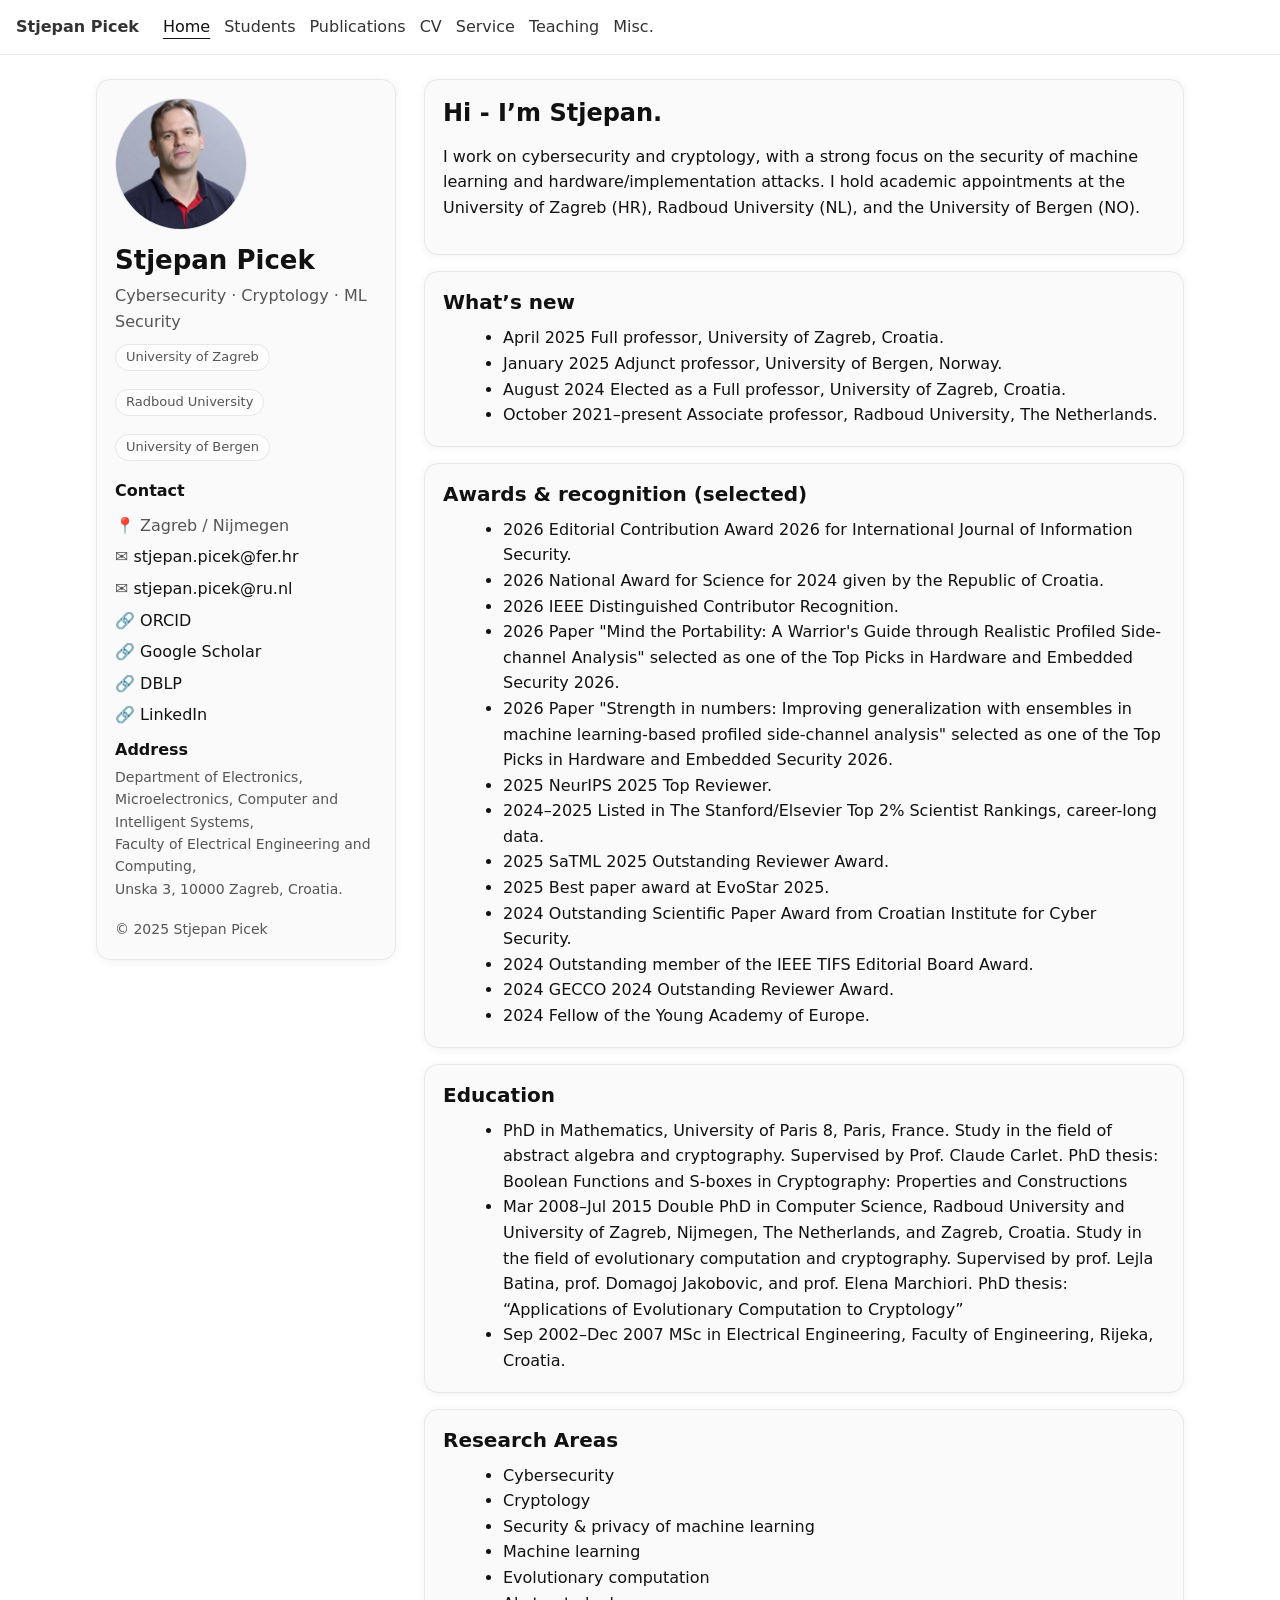
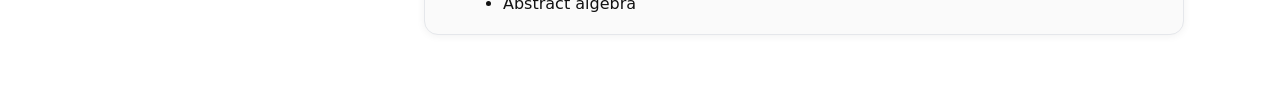
<file: index.html>
<!doctype html>
<html lang="en">
<head>
  <meta charset="utf-8" />
  <meta name="viewport" content="width=device-width, initial-scale=1" />
  <title>Home · Stjepan Picek</title>
  <link rel="stylesheet" href="/assets/style.css" />
</head>
<body>
  <nav class="topnav">
    <span class="brand"><a href="/" style="text-decoration:none;color:inherit;">Stjepan Picek</a></span>
    <a class="active" href="/">Home</a>
    <a class="" href="/students/">Students</a>
    <a class="" href="/publications/">Publications</a>
    <a class="" href="/cv/">CV</a>
    <a class="" href="/service/">Service</a>
    <a class="" href="/teaching/">Teaching</a>
    <a class="" href="/misc/">Misc.</a>
  </nav>

  <div class="container">
    <aside class="sidebar">
      <img class="avatar" src="/assets/profile.png" alt="Stjepan Picek" />
      <div class="name">Stjepan Picek</div>
      <p class="subtitle">Cybersecurity · Cryptology · ML Security</p>

      <div class="kv">
        <span class="badge">University of Zagreb</span>
        <span class="badge">Radboud University</span>
        <span class="badge">University of Bergen</span>
      </div>

      <h3>Contact</h3>
      <ul class="follow">
        <li>📍 Zagreb / Nijmegen</li>
        <li>✉️ <a href="mailto:stjepan.picek@fer.hr">stjepan.picek@fer.hr</a></li>
        <li>✉️ <a href="mailto:stjepan.picek@ru.nl">stjepan.picek@ru.nl</a></li>
        <li>🔗 <a href="https://orcid.org/0000-0001-7509-4337">ORCID</a></li>
        <li>🔗 <a href="https://scholar.google.hr/citations?user=C1enS8IAAAAJ&hl=en">Google Scholar</a></li>
        <li>🔗 <a href="https://dblp.org/pid/50/10230.html">DBLP</a></li>
        <li>🔗 <a href="https://www.linkedin.com/in/stjepan-picek-88907ab8/">LinkedIn</a></li>
      </ul>

      <h3>Address</h3>
      <div class="small">
        Department of Electronics, Microelectronics, Computer and Intelligent Systems,<br/>
        Faculty of Electrical Engineering and Computing,<br/>
        Unska 3, 10000 Zagreb, Croatia.
      </div>

      <div class="footer">© 2025 Stjepan Picek</div>
    </aside>

    <main class="main">
      <section class="card">
  <h1>Hi - I’m Stjepan.</h1>
  <p>
    I work on cybersecurity and cryptology, with a strong focus on the security of machine learning and hardware/implementation attacks.
    I hold academic appointments at the University of Zagreb (HR), Radboud University (NL), and the University of Bergen (NO).
  </p>
</section>
<section class="card" id="whatsnew">
  <h2>What’s new</h2>
  <ul>
  <li>April 2025 Full professor, University of Zagreb, Croatia.</li>
  <li>January 2025 Adjunct professor, University of Bergen, Norway.</li>
  <li>August 2024 Elected as a Full professor, University of Zagreb, Croatia.</li>
  <li>October 2021–present Associate professor, Radboud University, The Netherlands.</li>
</ul>
</section>
<section class="card" id="awards">
  <h2>Awards & recognition (selected)</h2>
  <ul>
    <li> 2026 Editorial Contribution Award 2026 for International Journal of Information Security.</li>
<li>2026 National Award for Science for 2024 given by the Republic of Croatia.</li>
<li> 2026 IEEE Distinguished Contributor Recognition.</li>
<li>2026 Paper "Mind the Portability: A Warrior's Guide through Realistic Profiled Side-channel Analysis" selected as one of the Top Picks in Hardware and Embedded Security 2026.</li>
<li>2026 Paper "Strength in numbers: Improving generalization with ensembles in machine learning-based profiled side-channel analysis" selected as one of the Top Picks in Hardware and Embedded Security 2026.</li>

  <li>2025 NeurIPS 2025 Top Reviewer.</li>
  <li>2024–2025 Listed in The Stanford/Elsevier Top 2% Scientist Rankings, career-long data.</li>
  <li>2025 SaTML 2025 Outstanding Reviewer Award.</li>
  <li>2025 Best paper award at EvoStar 2025.</li>
  <li>2024 Outstanding Scientific Paper Award from Croatian Institute for Cyber Security.</li>
  <li>2024 Outstanding member of the IEEE TIFS Editorial Board Award.</li>
  <li>2024 GECCO 2024 Outstanding Reviewer Award.</li>
  <li>2024 Fellow of the Young Academy of Europe.</li>
</ul>
</section>
<section class="card" id="education">
  <h2>Education</h2>
  <ul>
  <li>PhD in Mathematics, University of Paris 8, Paris, France. Study in the field of abstract algebra and cryptography. Supervised by Prof. Claude Carlet. PhD thesis: Boolean Functions and S-boxes in Cryptography: Properties and Constructions</li>
  <li>Mar 2008–Jul 2015 Double PhD in Computer Science, Radboud University and University of Zagreb, Nijmegen, The Netherlands, and Zagreb, Croatia. Study in the field of evolutionary computation and cryptography. Supervised by prof. Lejla Batina, prof. Domagoj Jakobovic, and prof. Elena Marchiori. PhD thesis: “Applications of Evolutionary Computation to Cryptology”</li>
  <li>Sep 2002–Dec 2007 MSc in Electrical Engineering, Faculty of Engineering, Rijeka, Croatia.</li>
</ul>
</section>
<section class="card" id="research">
  <h2>Research Areas</h2>
  <ul>
    <li>Cybersecurity</li>
    <li>Cryptology</li>
    <li>Security & privacy of machine learning</li>
    <li>Machine learning</li>
    <li>Evolutionary computation</li>
    <li>Abstract algebra</li>
  </ul>
</section>
    </main>
  </div>
</body>
</html>
</file>
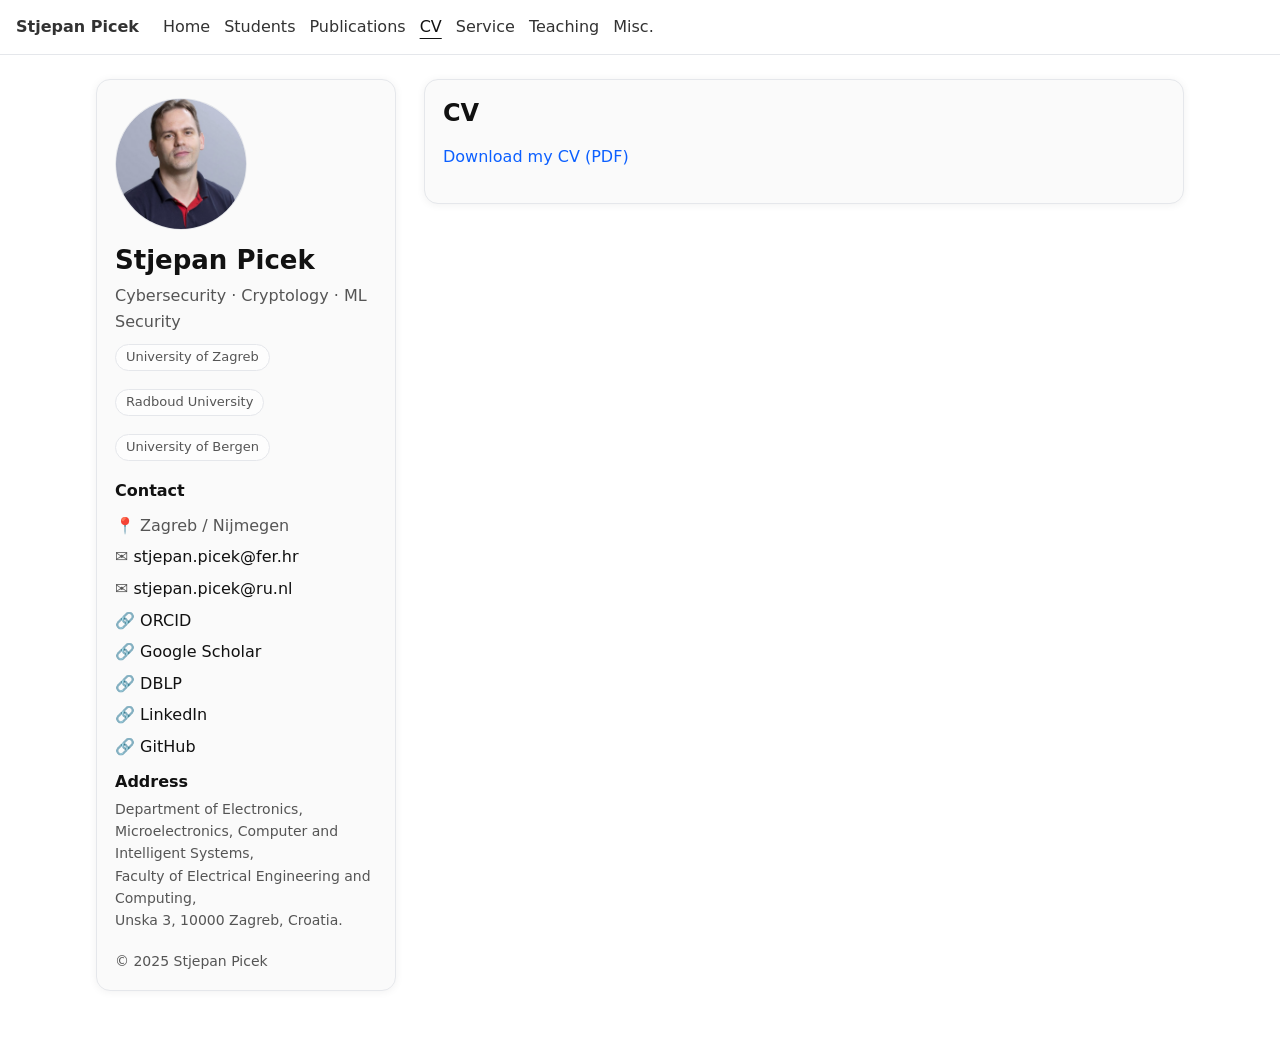
<file: cv/index.html>
<!doctype html>
<html lang="en">
<head>
  <meta charset="utf-8" />
  <meta name="viewport" content="width=device-width, initial-scale=1" />
  <title>CV · Stjepan Picek</title>
  <link rel="stylesheet" href="/assets/style.css" />
</head>
<body>
  <nav class="topnav">
    <span class="brand"><a href="/" style="text-decoration:none;color:inherit;">Stjepan Picek</a></span>
    <a class="" href="/">Home</a>
    <a class="" href="/students/">Students</a>
    <a class="" href="/publications/">Publications</a>
    <a class="active" href="/cv/">CV</a>
    <a class="" href="/service/">Service</a>
    <a class="" href="/teaching/">Teaching</a>
    <a class="" href="/misc/">Misc.</a>
  </nav>

  <div class="container">
    <aside class="sidebar">
      <img class="avatar" src="/assets/profile.png" alt="Stjepan Picek" />
      <div class="name">Stjepan Picek</div>
      <p class="subtitle">Cybersecurity · Cryptology · ML Security</p>

      <div class="kv">
        <span class="badge">University of Zagreb</span>
        <span class="badge">Radboud University</span>
        <span class="badge">University of Bergen</span>
      </div>

      <h3>Contact</h3>
      <ul class="follow">
        <li>📍 Zagreb / Nijmegen</li>
        <li>✉️ <a href="mailto:stjepan.picek@fer.hr">stjepan.picek@fer.hr</a></li>
        <li>✉️ <a href="mailto:stjepan.picek@ru.nl">stjepan.picek@ru.nl</a></li>
        <li>🔗 <a href="https://orcid.org/0000-0001-7509-4337">ORCID</a></li>
        <li>🔗 <a href="https://scholar.google.hr/citations?user=C1enS8IAAAAJ&hl=en">Google Scholar</a></li>
        <li>🔗 <a href="https://dblp.org/pid/50/10230.html">DBLP</a></li>
        <li>🔗 <a href="https://www.linkedin.com/in/stjepan-picek-88907ab8/">LinkedIn</a></li>
        <li>🔗 <a href="https://github.com/stjepanpicek">GitHub</a></li>
      </ul>

      <h3>Address</h3>
      <div class="small">
        Department of Electronics, Microelectronics, Computer and Intelligent Systems,<br/>
        Faculty of Electrical Engineering and Computing,<br/>
        Unska 3, 10000 Zagreb, Croatia.
      </div>

      <div class="footer">© 2025 Stjepan Picek</div>
    </aside>

    <main class="main">
      <section class="card">
  <h1>CV</h1>
  <p><a href="/cv/cv.pdf">Download my CV (PDF)</a></p>
</section>
    </main>
  </div>
</body>
</html>
</file>
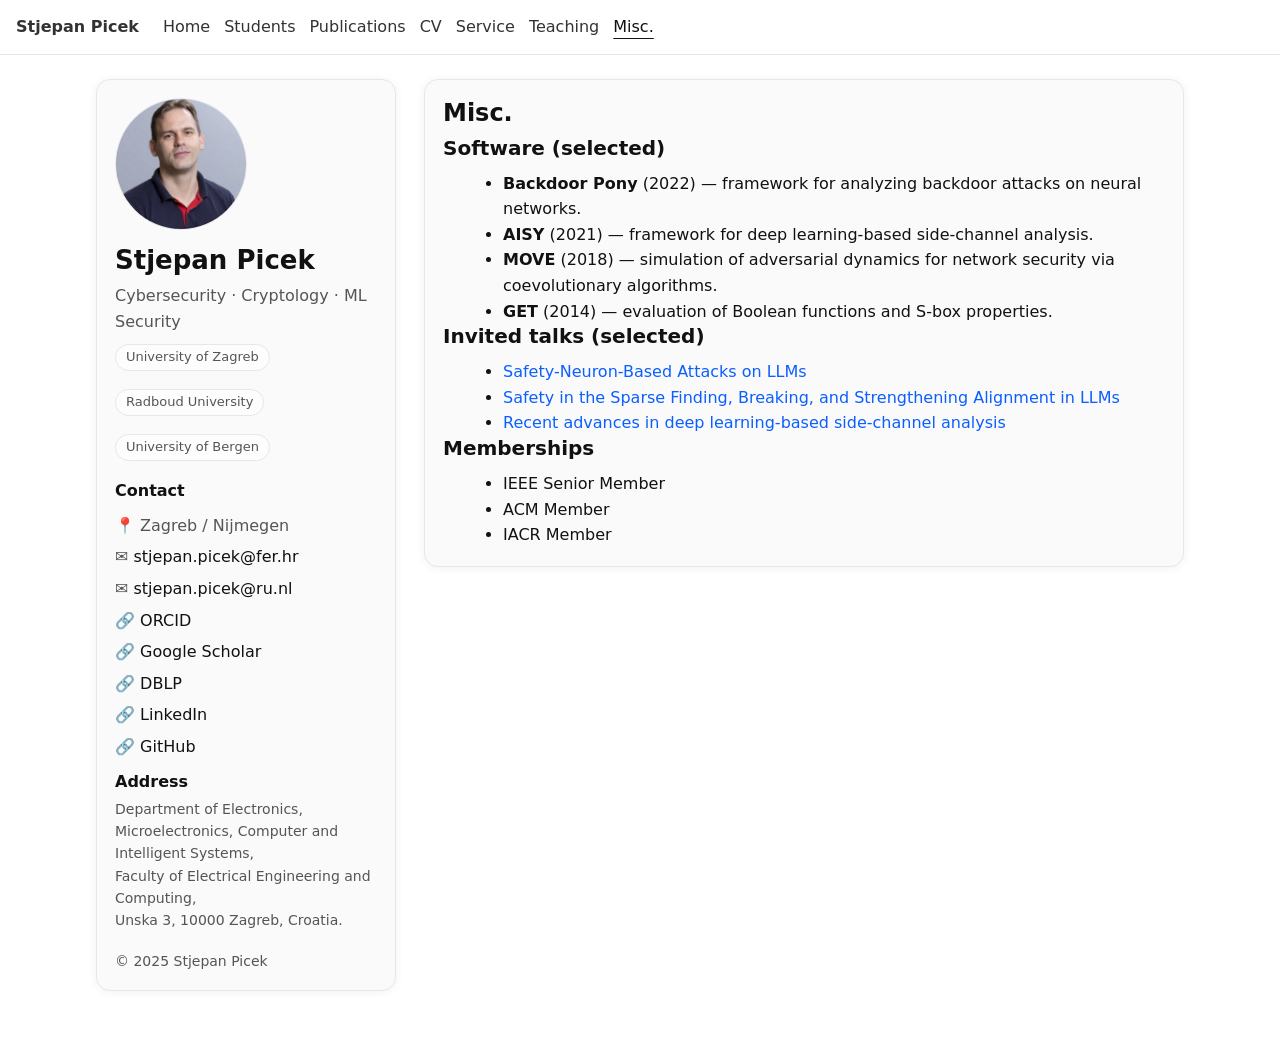
<file: misc/index.html>
<!doctype html>
<html lang="en">
<head>
  <meta charset="utf-8" />
  <meta name="viewport" content="width=device-width, initial-scale=1" />
  <title>Misc. · Stjepan Picek</title>
  <link rel="stylesheet" href="/assets/style.css" />
</head>
<body>
  <nav class="topnav">
    <span class="brand"><a href="/" style="text-decoration:none;color:inherit;">Stjepan Picek</a></span>
    <a class="" href="/">Home</a>
    <a class="" href="/students/">Students</a>
    <a class="" href="/publications/">Publications</a>
    <a class="" href="/cv/">CV</a>
    <a class="" href="/service/">Service</a>
    <a class="" href="/teaching/">Teaching</a>
    <a class="active" href="/misc/">Misc.</a>
  </nav>

  <div class="container">
    <aside class="sidebar">
      <img class="avatar" src="/assets/profile.png" alt="Stjepan Picek" />
      <div class="name">Stjepan Picek</div>
      <p class="subtitle">Cybersecurity · Cryptology · ML Security</p>

      <div class="kv">
        <span class="badge">University of Zagreb</span>
        <span class="badge">Radboud University</span>
        <span class="badge">University of Bergen</span>
      </div>

      <h3>Contact</h3>
      <ul class="follow">
        <li>📍 Zagreb / Nijmegen</li>
        <li>✉️ <a href="mailto:stjepan.picek@fer.hr">stjepan.picek@fer.hr</a></li>
        <li>✉️ <a href="mailto:stjepan.picek@ru.nl">stjepan.picek@ru.nl</a></li>
        <li>🔗 <a href="https://orcid.org/0000-0001-7509-4337">ORCID</a></li>
        <li>🔗 <a href="https://scholar.google.hr/citations?user=C1enS8IAAAAJ&hl=en">Google Scholar</a></li>
        <li>🔗 <a href="https://dblp.org/pid/50/10230.html">DBLP</a></li>
        <li>🔗 <a href="https://www.linkedin.com/in/stjepan-picek-88907ab8/">LinkedIn</a></li>
        <li>🔗 <a href="https://github.com/stjepanpicek">GitHub</a></li>
      </ul>

      <h3>Address</h3>
      <div class="small">
        Department of Electronics, Microelectronics, Computer and Intelligent Systems,<br/>
        Faculty of Electrical Engineering and Computing,<br/>
        Unska 3, 10000 Zagreb, Croatia.
      </div>

      <div class="footer">© 2025 Stjepan Picek</div>
    </aside>

    <main class="main">
      <section class="card">
  <h1>Misc.</h1>

  <h2>Software (selected)</h2>
  <ul>
    <li><strong>Backdoor Pony</strong> (2022) — framework for analyzing backdoor attacks on neural networks.</li>
    <li><strong>AISY</strong> (2021) — framework for deep learning-based side-channel analysis.</li>
    <li><strong>MOVE</strong> (2018) — simulation of adversarial dynamics for network security via coevolutionary algorithms.</li>
    <li><strong>GET</strong> (2014) — evaluation of Boolean functions and S-box properties.</li>
  </ul>

  <h2>Invited talks (selected)</h2>
  <ul>
    
    <li><a href="/misc/SOHO.pdf">Safety-Neuron-Based Attacks on LLMs</a></li>
    <li><a href="/misc/IBM.pdf">Safety in the Sparse Finding, Breaking, and Strengthening Alignment in LLMs</a></li>
    <li><a href="/misc/DLSCA.pdf">Recent advances in deep learning-based side-channel analysis</a></li>
  </ul>

  <h2>Memberships</h2>
  <ul>
    <li>IEEE Senior Member</li>
    <li>ACM Member</li>
    <li>IACR Member</li>
  </ul>
</section>
    </main>
  </div>
</body>
</html>
</file>
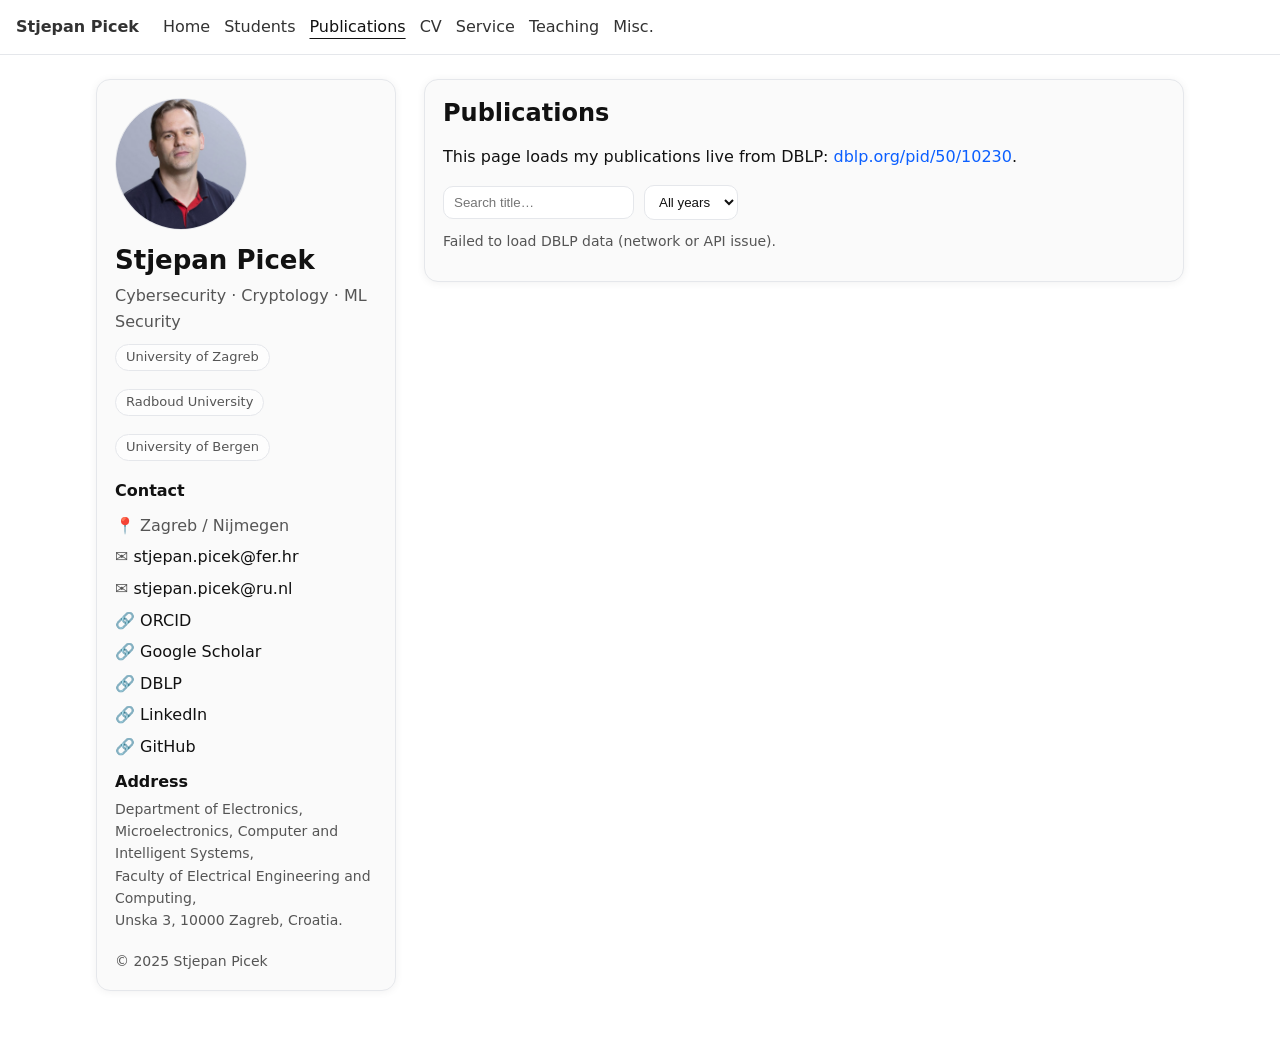
<file: publications/index.html>
<!doctype html>
<html lang="en">
<head>
  <meta charset="utf-8" />
  <meta name="viewport" content="width=device-width, initial-scale=1" />
  <title>Publications · Stjepan Picek</title>
  <link rel="stylesheet" href="/assets/style.css" />
</head>
<body>
  <nav class="topnav">
    <span class="brand"><a href="/" style="text-decoration:none;color:inherit;">Stjepan Picek</a></span>
    <a class="" href="/">Home</a>
    <a class="" href="/students/">Students</a>
    <a class="active" href="/publications/">Publications</a>
    <a class="" href="/cv/">CV</a>
    <a class="" href="/service/">Service</a>
    <a class="" href="/teaching/">Teaching</a>
    <a class="" href="/misc/">Misc.</a>
  </nav>

  <div class="container">
    <aside class="sidebar">
      <img class="avatar" src="/assets/profile.png" alt="Stjepan Picek" />
      <div class="name">Stjepan Picek</div>
      <p class="subtitle">Cybersecurity · Cryptology · ML Security</p>

      <div class="kv">
        <span class="badge">University of Zagreb</span>
        <span class="badge">Radboud University</span>
        <span class="badge">University of Bergen</span>
      </div>

      <h3>Contact</h3>
      <ul class="follow">
        <li>📍 Zagreb / Nijmegen</li>
        <li>✉️ <a href="mailto:stjepan.picek@fer.hr">stjepan.picek@fer.hr</a></li>
        <li>✉️ <a href="mailto:stjepan.picek@ru.nl">stjepan.picek@ru.nl</a></li>
        <li>🔗 <a href="https://orcid.org/0000-0001-7509-4337">ORCID</a></li>
        <li>🔗 <a href="https://scholar.google.hr/citations?user=C1enS8IAAAAJ&hl=en">Google Scholar</a></li>
        <li>🔗 <a href="https://dblp.org/pid/50/10230.html">DBLP</a></li>
        <li>🔗 <a href="https://www.linkedin.com/in/stjepan-picek-88907ab8/">LinkedIn</a></li>
        <li>🔗 <a href="https://github.com/stjepanpicek">GitHub</a></li>
      </ul>

      <h3>Address</h3>
      <div class="small">
        Department of Electronics, Microelectronics, Computer and Intelligent Systems,<br/>
        Faculty of Electrical Engineering and Computing,<br/>
        Unska 3, 10000 Zagreb, Croatia.
      </div>

      <div class="footer">© 2025 Stjepan Picek</div>
    </aside>

    <main class="main">
      <section class="card">
  <h1>Publications</h1>
  <p>
    This page loads my publications live from DBLP:
    <a href="https://dblp.org/pid/50/10230.html">dblp.org/pid/50/10230</a>.
  </p>

  <div class="controls">
    <input id="pubSearch" type="search" placeholder="Search title…" />
    <select id="pubYear">
      <option value="">All years</option>
    </select>
  </div>

  <div id="pubStatus" class="small" style="margin-top:10px;">Loading…</div>
  <div id="pubList" style="margin-top:10px;"></div>
</section>

<script>
(function(){
  const token = encodeURIComponent("author:Stjepan_Picek:");
  const url = "https://dblp.org/search/publ/api?format=jsonp&h=1000&q=" + token + "&callback=dblpCallback";

  const statusEl = document.getElementById("pubStatus");
  const listEl = document.getElementById("pubList");
  const searchEl = document.getElementById("pubSearch");
  const yearEl = document.getElementById("pubYear");

  let all = [];

  function normalize(s) { return (s || "").toLowerCase(); }

  function render() {
    const q = normalize(searchEl.value);
    const y = yearEl.value;

    const filtered = all.filter(p => {
      const okTitle = !q || normalize(p.title).includes(q);
      const okYear = !y || String(p.year) === y;
      return okTitle && okYear;
    });

    listEl.innerHTML = filtered.map(p => {
      const authors = (p.authors || []).join(", ");
      const venue = p.venue ? ` · ${p.venue}` : "";
      const ee = p.ee ? ` · <a href="${p.ee}">link</a>` : "";
      return `
        <div class="pub-item">
          <div class="pub-title">${p.title}</div>
          <div class="pub-meta">${authors} · ${p.year}${venue}${ee}</div>
        </div>`;
    }).join("");

    statusEl.textContent = `${filtered.length} / ${all.length} items`;
  }

  function populateYears() {
    const years = Array.from(new Set(all.map(p => String(p.year)).filter(Boolean))).sort().reverse();
    yearEl.innerHTML = `<option value="">All years</option>` + years.map(y => `<option value="${y}">${y}</option>`).join("");
  }

  window.callback = function(x){ window.dblpCallback(x); };

  window.dblpCallback = function(data) {
    try {
      const hits = (data && data.result && data.result.hits && data.result.hits.hit) || [];
      all = hits.map(h => {
        const info = h.info || {};
        const authors = info.authors && info.authors.author
          ? (Array.isArray(info.authors.author) ? info.authors.author : [info.authors.author]).map(a => typeof a === "string" ? a : a.text)
          : [];
        const title = Array.isArray(info.title) ? info.title[0] : info.title;
        return {
          title: title || "(no title)",
          year: info.year || "",
          venue: info.venue || info.type || "",
          ee: info.ee || "",
          authors
        };
      });
      populateYears();
      render();
      searchEl.addEventListener("input", render);
      yearEl.addEventListener("change", render);
    } catch (e) {
      statusEl.textContent = "Could not parse DBLP response.";
      console.error(e);
    }
  };

  const s = document.createElement("script");
  s.src = url;
  s.onerror = function(){ statusEl.textContent = "Failed to load DBLP data (network or API issue)."; };
  document.head.appendChild(s);
})();
</script>
    </main>
  </div>
</body>
</html>
</file>
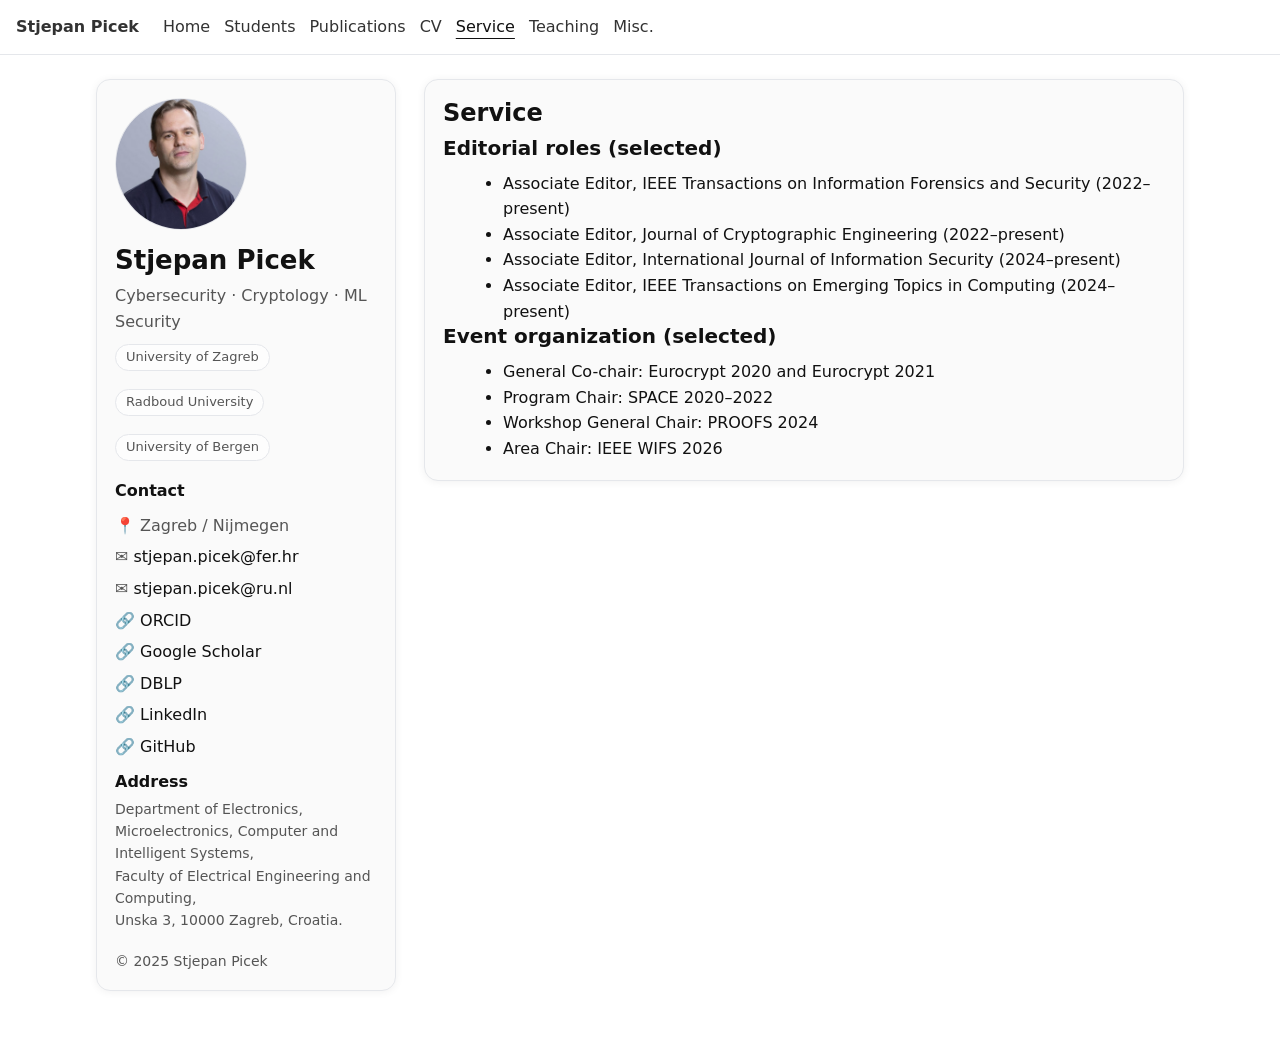
<file: service/index.html>
<!doctype html>
<html lang="en">
<head>
  <meta charset="utf-8" />
  <meta name="viewport" content="width=device-width, initial-scale=1" />
  <title>Service · Stjepan Picek</title>
  <link rel="stylesheet" href="/assets/style.css" />
</head>
<body>
  <nav class="topnav">
    <span class="brand"><a href="/" style="text-decoration:none;color:inherit;">Stjepan Picek</a></span>
    <a class="" href="/">Home</a>
    <a class="" href="/students/">Students</a>
    <a class="" href="/publications/">Publications</a>
    <a class="" href="/cv/">CV</a>
    <a class="active" href="/service/">Service</a>
    <a class="" href="/teaching/">Teaching</a>
    <a class="" href="/misc/">Misc.</a>
  </nav>

  <div class="container">
    <aside class="sidebar">
      <img class="avatar" src="/assets/profile.png" alt="Stjepan Picek" />
      <div class="name">Stjepan Picek</div>
      <p class="subtitle">Cybersecurity · Cryptology · ML Security</p>

      <div class="kv">
        <span class="badge">University of Zagreb</span>
        <span class="badge">Radboud University</span>
        <span class="badge">University of Bergen</span>
      </div>

      <h3>Contact</h3>
      <ul class="follow">
        <li>📍 Zagreb / Nijmegen</li>
        <li>✉️ <a href="mailto:stjepan.picek@fer.hr">stjepan.picek@fer.hr</a></li>
        <li>✉️ <a href="mailto:stjepan.picek@ru.nl">stjepan.picek@ru.nl</a></li>
        <li>🔗 <a href="https://orcid.org/0000-0001-7509-4337">ORCID</a></li>
        <li>🔗 <a href="https://scholar.google.hr/citations?user=C1enS8IAAAAJ&hl=en">Google Scholar</a></li>
        <li>🔗 <a href="https://dblp.org/pid/50/10230.html">DBLP</a></li>
        <li>🔗 <a href="https://www.linkedin.com/in/stjepan-picek-88907ab8/">LinkedIn</a></li>
        <li>🔗 <a href="https://github.com/stjepanpicek">GitHub</a></li>
      </ul>

      <h3>Address</h3>
      <div class="small">
        Department of Electronics, Microelectronics, Computer and Intelligent Systems,<br/>
        Faculty of Electrical Engineering and Computing,<br/>
        Unska 3, 10000 Zagreb, Croatia.
      </div>

      <div class="footer">© 2025 Stjepan Picek</div>
    </aside>

    <main class="main">
      <section class="card">
  <h1>Service</h1>

  <h2>Editorial roles (selected)</h2>
  <ul>
    <li>Associate Editor, IEEE Transactions on Information Forensics and Security (2022–present)</li>
    <li>Associate Editor, Journal of Cryptographic Engineering (2022–present)</li>
    <li>Associate Editor, International Journal of Information Security (2024–present)</li>
    <li>Associate Editor, IEEE Transactions on Emerging Topics in Computing (2024–present)</li>
  </ul>

  <h2>Event organization (selected)</h2>
  <ul>
    <li>General Co-chair: Eurocrypt 2020 and Eurocrypt 2021</li>
    <li>Program Chair: SPACE 2020–2022</li>
    <li>Workshop General Chair: PROOFS 2024</li>
    <li>Area Chair: IEEE WIFS 2026</li>
  </ul>
</section>
    </main>
  </div>
</body>
</html>
</file>
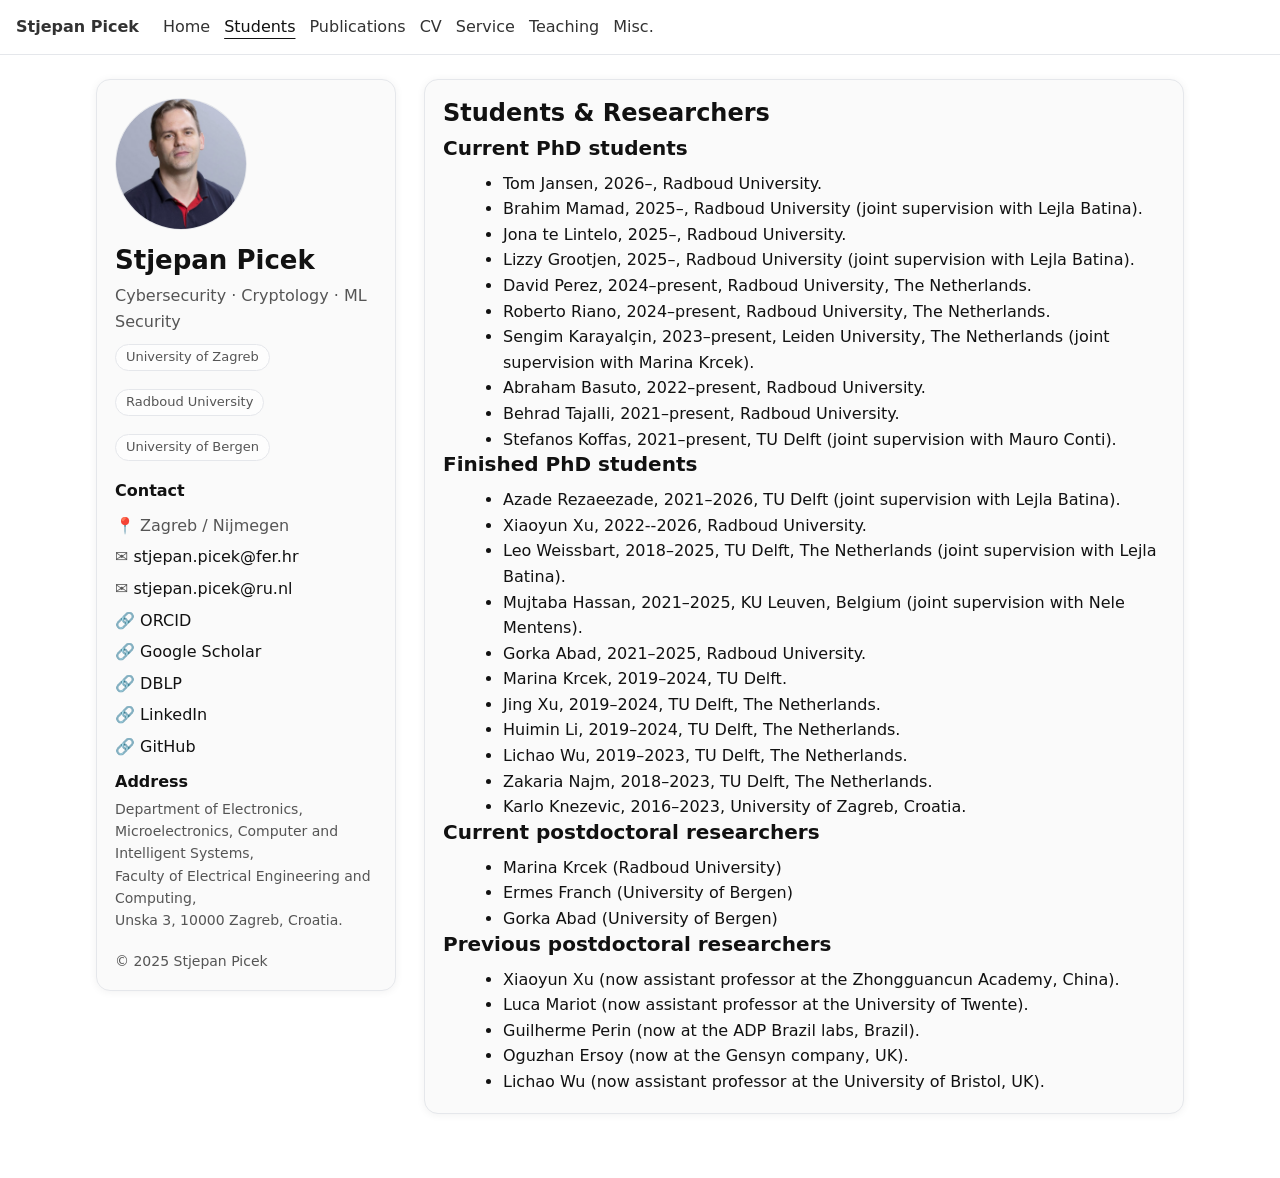
<file: students/index.html>
<!doctype html>
<html lang="en">
<head>
  <meta charset="utf-8" />
  <meta name="viewport" content="width=device-width, initial-scale=1" />
  <title>Students · Stjepan Picek</title>
  <link rel="stylesheet" href="/assets/style.css" />
</head>
<body>
  <nav class="topnav">
    <span class="brand"><a href="/" style="text-decoration:none;color:inherit;">Stjepan Picek</a></span>
    <a class="" href="/">Home</a>
    <a class="active" href="/students/">Students</a>
    <a class="" href="/publications/">Publications</a>
    <a class="" href="/cv/">CV</a>
    <a class="" href="/service/">Service</a>
    <a class="" href="/teaching/">Teaching</a>
    <a class="" href="/misc/">Misc.</a>
  </nav>

  <div class="container">
    <aside class="sidebar">
      <img class="avatar" src="/assets/profile.png" alt="Stjepan Picek" />
      <div class="name">Stjepan Picek</div>
      <p class="subtitle">Cybersecurity · Cryptology · ML Security</p>

      <div class="kv">
        <span class="badge">University of Zagreb</span>
        <span class="badge">Radboud University</span>
        <span class="badge">University of Bergen</span>
      </div>

      <h3>Contact</h3>
      <ul class="follow">
        <li>📍 Zagreb / Nijmegen</li>
        <li>✉️ <a href="mailto:stjepan.picek@fer.hr">stjepan.picek@fer.hr</a></li>
        <li>✉️ <a href="mailto:stjepan.picek@ru.nl">stjepan.picek@ru.nl</a></li>
        <li>🔗 <a href="https://orcid.org/0000-0001-7509-4337">ORCID</a></li>
        <li>🔗 <a href="https://scholar.google.hr/citations?user=C1enS8IAAAAJ&hl=en">Google Scholar</a></li>
        <li>🔗 <a href="https://dblp.org/pid/50/10230.html">DBLP</a></li>
        <li>🔗 <a href="https://www.linkedin.com/in/stjepan-picek-88907ab8/">LinkedIn</a></li>
        <li>🔗 <a href="https://github.com/stjepanpicek">GitHub</a></li>
      </ul>

      <h3>Address</h3>
      <div class="small">
        Department of Electronics, Microelectronics, Computer and Intelligent Systems,<br/>
        Faculty of Electrical Engineering and Computing,<br/>
        Unska 3, 10000 Zagreb, Croatia.
      </div>

      <div class="footer">© 2025 Stjepan Picek</div>
    </aside>

    <main class="main">
      <section class="card">
  <h1>Students & Researchers</h1>

  <h2>Current PhD students</h2>
  <ul>
    <li>Tom Jansen, 2026–, Radboud University.</li> 
  <li>Brahim Mamad, 2025–, Radboud University (joint supervision with Lejla Batina).</li> 
  <li>Jona te Lintelo, 2025–, Radboud University.</li> 
  <li>Lizzy Grootjen, 2025–, Radboud University (joint supervision with Lejla Batina).</li> 
  <li>David Perez, 2024–present, Radboud University, The Netherlands.</li> 
  <li>Roberto Riano, 2024–present, Radboud University, The Netherlands.</li> 
  <li>Sengim Karayalçin, 2023–present, Leiden University, The Netherlands (joint supervision with Marina Krcek).</li> 
  <li>Abraham Basuto, 2022–present, Radboud University.</li> 
  <li>Behrad Tajalli, 2021–present, Radboud University.</li> 
  <li>Stefanos Koffas, 2021–present, TU Delft (joint supervision with Mauro Conti).</li> 
</ul>

  <h2>Finished PhD students</h2>
  <ul>
<li>Azade Rezaeezade, 2021–2026, TU Delft (joint supervision with Lejla Batina).</li>
<li> Xiaoyun Xu, 2022--2026, Radboud University. </li>
 <li>Leo Weissbart, 2018–2025, TU Delft, The Netherlands (joint supervision with Lejla Batina).</li>
<li>Mujtaba Hassan, 2021–2025, KU Leuven, Belgium (joint supervision with Nele Mentens).</li>
<li>Gorka Abad, 2021–2025, Radboud University.</li>
<li>Marina Krcek, 2019–2024, TU Delft.</li>
<li>Jing Xu, 2019–2024, TU Delft, The Netherlands.</li>
<li>Huimin Li, 2019–2024, TU Delft, The Netherlands.</li>
<li>Lichao Wu, 2019–2023, TU Delft, The Netherlands.</li>
<li>Zakaria Najm, 2018–2023, TU Delft, The Netherlands.</li>
<li>Karlo Knezevic, 2016–2023, University of Zagreb, Croatia.</li>
</ul>

  <h2>Current postdoctoral researchers</h2>
  <ul>
  <li>Marina Krcek (Radboud University)</li>
  <li>Ermes Franch (University of Bergen)</li>
  <li>Gorka Abad (University of Bergen)</li>
</ul>

  <h2>Previous postdoctoral researchers</h2>
  <ul>
  <li>Xiaoyun Xu (now assistant professor at the Zhongguancun Academy, China).</li>
  <li>Luca Mariot (now assistant professor at the University of Twente).</li>
  <li>Guilherme Perin (now at the ADP Brazil labs, Brazil).</li>
  <li>Oguzhan Ersoy (now at the Gensyn company, UK).</li>
  <li>Lichao Wu (now assistant professor at the University of Bristol, UK).</li>
</ul>
</section>
    </main>
  </div>
</body>
</html>
</file>
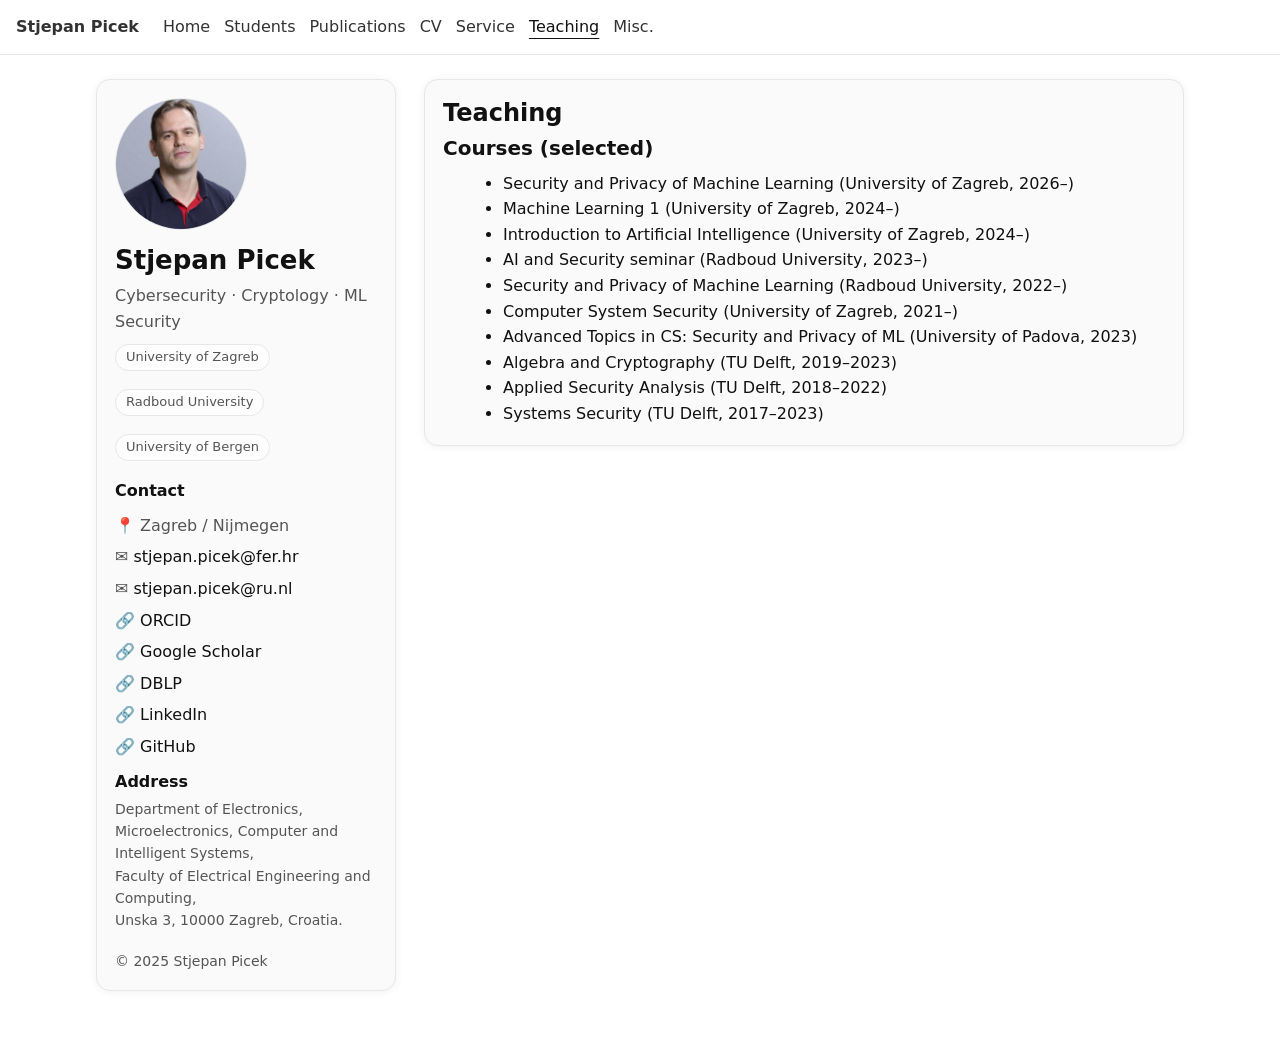
<file: teaching/index.html>
<!doctype html>
<html lang="en">
<head>
  <meta charset="utf-8" />
  <meta name="viewport" content="width=device-width, initial-scale=1" />
  <title>Teaching · Stjepan Picek</title>
  <link rel="stylesheet" href="/assets/style.css" />
</head>
<body>
  <nav class="topnav">
    <span class="brand"><a href="/" style="text-decoration:none;color:inherit;">Stjepan Picek</a></span>
    <a class="" href="/">Home</a>
    <a class="" href="/students/">Students</a>
    <a class="" href="/publications/">Publications</a>
    <a class="" href="/cv/">CV</a>
    <a class="" href="/service/">Service</a>
    <a class="active" href="/teaching/">Teaching</a>
    <a class="" href="/misc/">Misc.</a>
  </nav>

  <div class="container">
    <aside class="sidebar">
      <img class="avatar" src="/assets/profile.png" alt="Stjepan Picek" />
      <div class="name">Stjepan Picek</div>
      <p class="subtitle">Cybersecurity · Cryptology · ML Security</p>

      <div class="kv">
        <span class="badge">University of Zagreb</span>
        <span class="badge">Radboud University</span>
        <span class="badge">University of Bergen</span>
      </div>

      <h3>Contact</h3>
      <ul class="follow">
        <li>📍 Zagreb / Nijmegen</li>
        <li>✉️ <a href="mailto:stjepan.picek@fer.hr">stjepan.picek@fer.hr</a></li>
        <li>✉️ <a href="mailto:stjepan.picek@ru.nl">stjepan.picek@ru.nl</a></li>
        <li>🔗 <a href="https://orcid.org/0000-0001-7509-4337">ORCID</a></li>
        <li>🔗 <a href="https://scholar.google.hr/citations?user=C1enS8IAAAAJ&hl=en">Google Scholar</a></li>
        <li>🔗 <a href="https://dblp.org/pid/50/10230.html">DBLP</a></li>
        <li>🔗 <a href="https://www.linkedin.com/in/stjepan-picek-88907ab8/">LinkedIn</a></li>
        <li>🔗 <a href="https://github.com/stjepanpicek">GitHub</a></li>
      </ul>

      <h3>Address</h3>
      <div class="small">
        Department of Electronics, Microelectronics, Computer and Intelligent Systems,<br/>
        Faculty of Electrical Engineering and Computing,<br/>
        Unska 3, 10000 Zagreb, Croatia.
      </div>

      <div class="footer">© 2025 Stjepan Picek</div>
    </aside>

    <main class="main">
      <section class="card">
  <h1>Teaching</h1>
  <h2>Courses (selected)</h2>
  <ul>
    <li>Security and Privacy of Machine Learning (University of Zagreb, 2026–)</li>
    <li>Machine Learning 1 (University of Zagreb, 2024–)</li>
    <li>Introduction to Artificial Intelligence (University of Zagreb, 2024–)</li>
    <li>AI and Security seminar (Radboud University, 2023–)</li>
    <li>Security and Privacy of Machine Learning (Radboud University, 2022–)</li>
    <li>Computer System Security (University of Zagreb, 2021–)</li>
    <li>Advanced Topics in CS: Security and Privacy of ML (University of Padova, 2023)</li>
    <li>Algebra and Cryptography (TU Delft, 2019–2023)</li>
    <li>Applied Security Analysis (TU Delft, 2018–2022)</li>
    <li>Systems Security (TU Delft, 2017–2023)</li>
  </ul>
</section>
    </main>
  </div>
</body>
</html>
</file>
<file: assets/style.css>
:root{
  --bg:#ffffff;
  --text:#111;
  --muted:#555;
  --border:#e5e7eb;
  --link:#0b5fff;
  --card:#fafafa;
  --shadow:0 1px 8px rgba(0,0,0,.06);
  --radius:14px;
  --sidebar:300px;
}
@media (prefers-color-scheme: dark){
  :root{
    --bg:#0b0f14;
    --text:#e8eef7;
    --muted:#a8b3c5;
    --border:#1f2a37;
    --link:#6aa7ff;
    --card:#0f1620;
    --shadow:0 1px 10px rgba(0,0,0,.35);
  }
}
*{box-sizing:border-box}
html,body{height:100%}
body{
  margin:0;
  font-family: system-ui, -apple-system, Segoe UI, Roboto, Arial, sans-serif;
  background:var(--bg);
  color:var(--text);
  line-height:1.6;
}
a{color:var(--link); text-decoration:none}
a:hover{text-decoration:underline}
.container{
  display:grid;
  grid-template-columns: var(--sidebar) 1fr;
  gap:28px;
  max-width: 1120px;
  margin: 0 auto;
  padding: 24px 16px 48px;
}
@media (max-width: 900px){
  .container{grid-template-columns:1fr; gap:16px}
}
.topnav{
  display:flex;
  flex-wrap:wrap;
  gap:10px 14px;
  padding: 14px 16px;
  border-bottom:1px solid var(--border);
  position:sticky;
  top:0;
  background: color-mix(in srgb, var(--bg) 92%, transparent);
  backdrop-filter: blur(8px);
  z-index:5;
}
.topnav .brand{font-weight:800; margin-right:10px}
.topnav a{color:var(--text); opacity:.86}
.topnav a.active{opacity:1; text-decoration:underline; text-underline-offset:6px}
.sidebar{
  position:sticky;
  top:64px;
  align-self:start;
  padding:18px;
  border:1px solid var(--border);
  border-radius:var(--radius);
  background:var(--card);
  box-shadow: var(--shadow);
}
@media (max-width: 900px){
  .sidebar{position:static}
}
.avatar{
  width:132px;
  height:132px;
  border-radius:999px;
  border:1px solid var(--border);
  object-fit:cover;
  display:block;
  margin-bottom:10px;
  background: color-mix(in srgb, var(--card) 70%, transparent);
}
.name{font-size:26px; font-weight:800; margin:6px 0 2px}
.subtitle{color:var(--muted); margin:0 0 10px}
.follow{list-style:none; padding:0; margin:12px 0 0;}
.follow li{margin:6px 0; color:var(--muted)}
.follow li a{color:var(--text)}
.main{min-width:0}
.card{
  border:1px solid var(--border);
  border-radius:var(--radius);
  background:var(--card);
  padding:18px;
  box-shadow: var(--shadow);
  margin: 0 0 16px;
}
h1,h2,h3{line-height:1.25}
h1{margin:0 0 8px}
h2{margin:0 0 10px; font-size:20px}
h3{margin:12px 0 6px; font-size:16px}
ul{margin:8px 0 0 20px}
.small{color:var(--muted); font-size:14px}
.footer{margin-top:18px; color:var(--muted); font-size:14px;}
.badge{
  display:inline-block;
  padding:2px 10px;
  border:1px solid var(--border);
  border-radius:999px;
  font-size:13px;
  color:var(--muted);
  margin: 0 8px 8px 0;
}
.kv{display:flex; flex-wrap:wrap; gap:10px}
.kv .badge{background: color-mix(in srgb, var(--bg) 60%, transparent)}
.pub-item{margin:10px 0}
.pub-title{font-weight:700}
.pub-meta{color:var(--muted); font-size:14px}
.controls{display:flex; flex-wrap:wrap; gap:10px; align-items:center; margin: 10px 0 0}
input,select{border:1px solid var(--border); border-radius:10px; padding:8px 10px; background:var(--bg); color:var(--text);}
</file>
